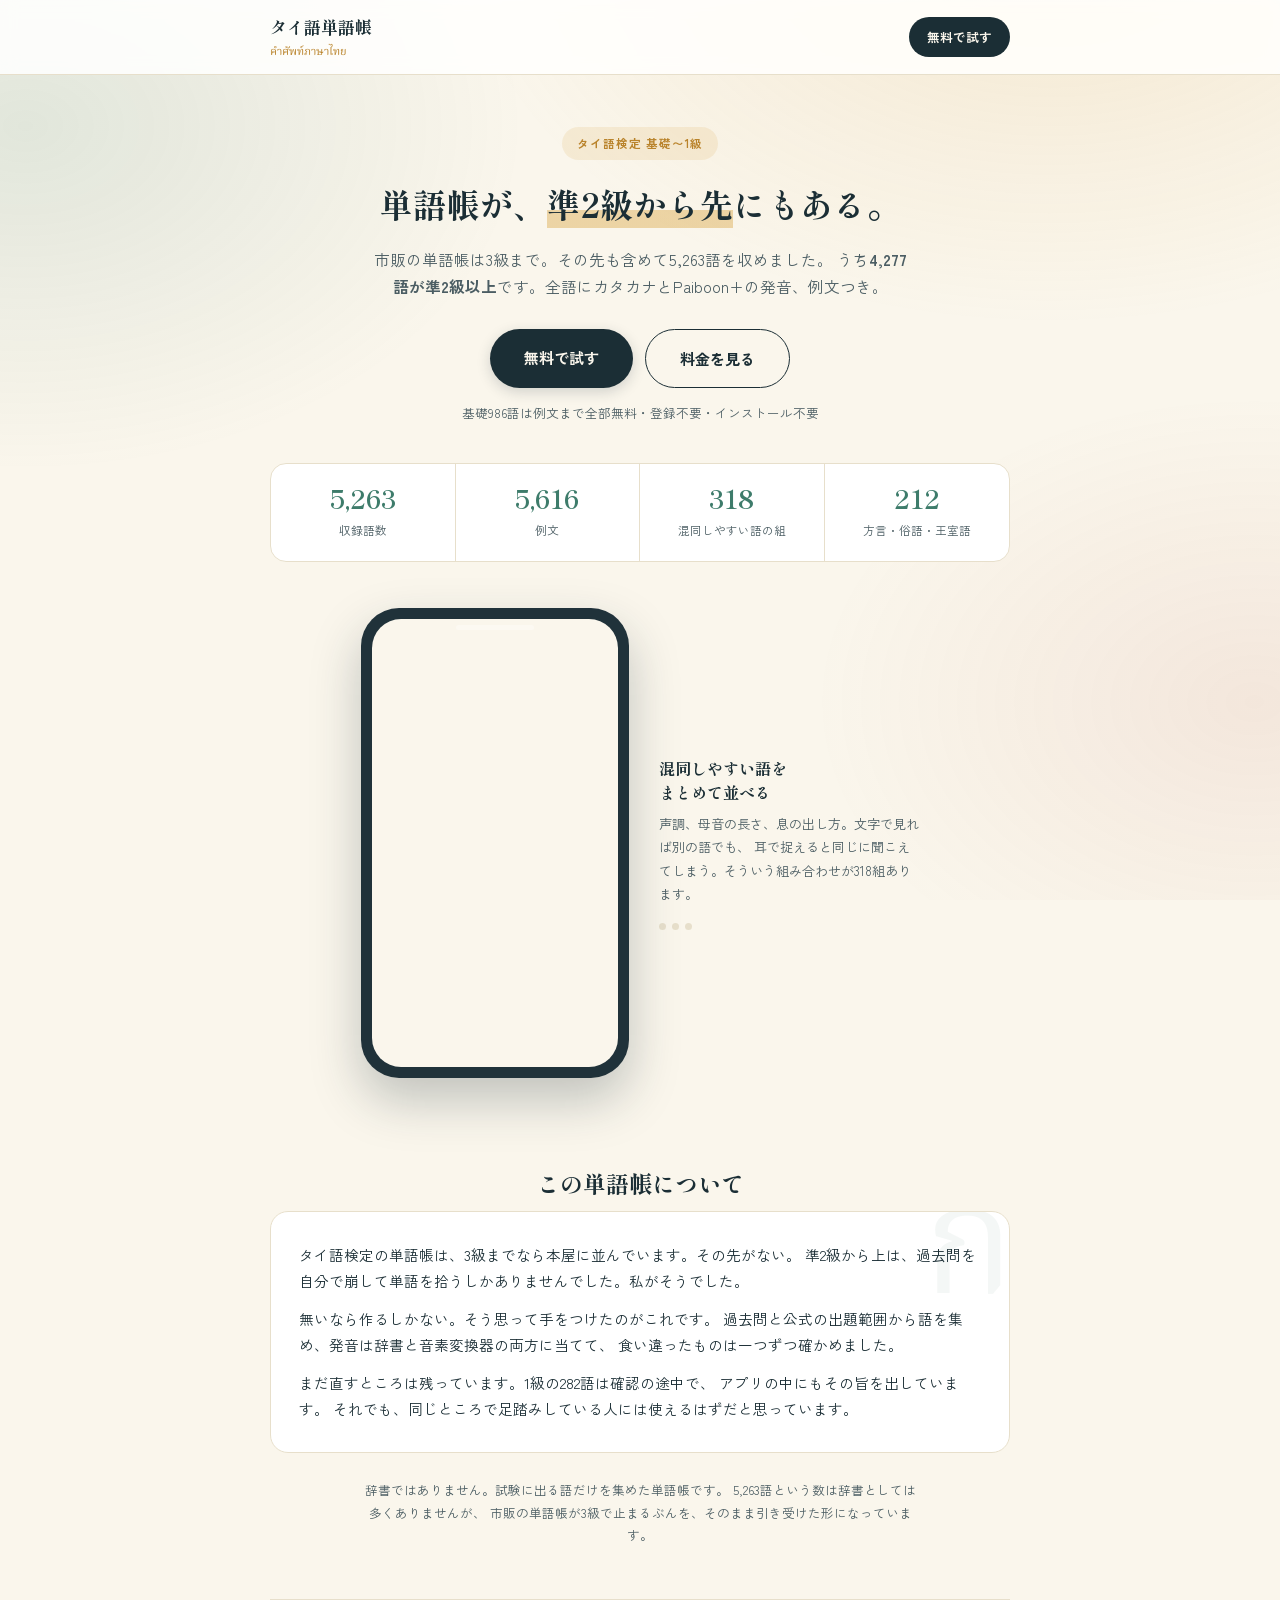
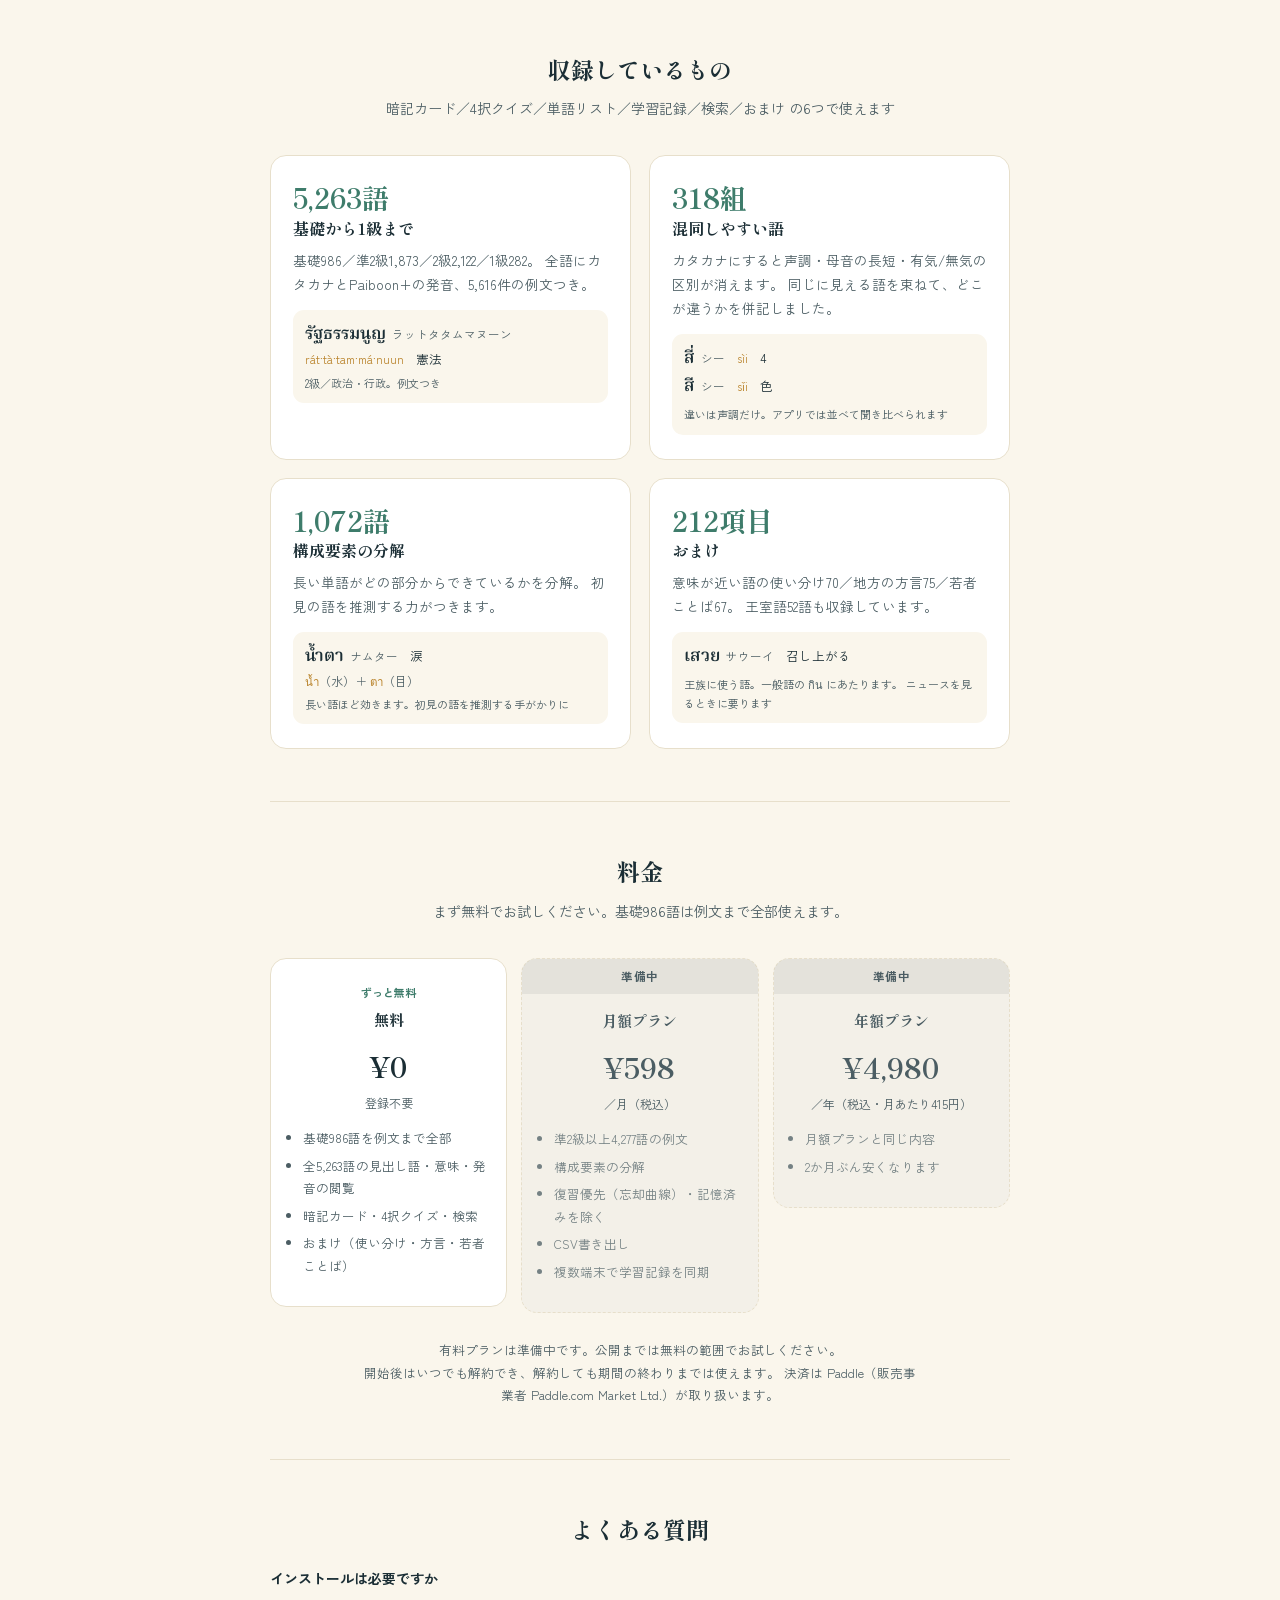
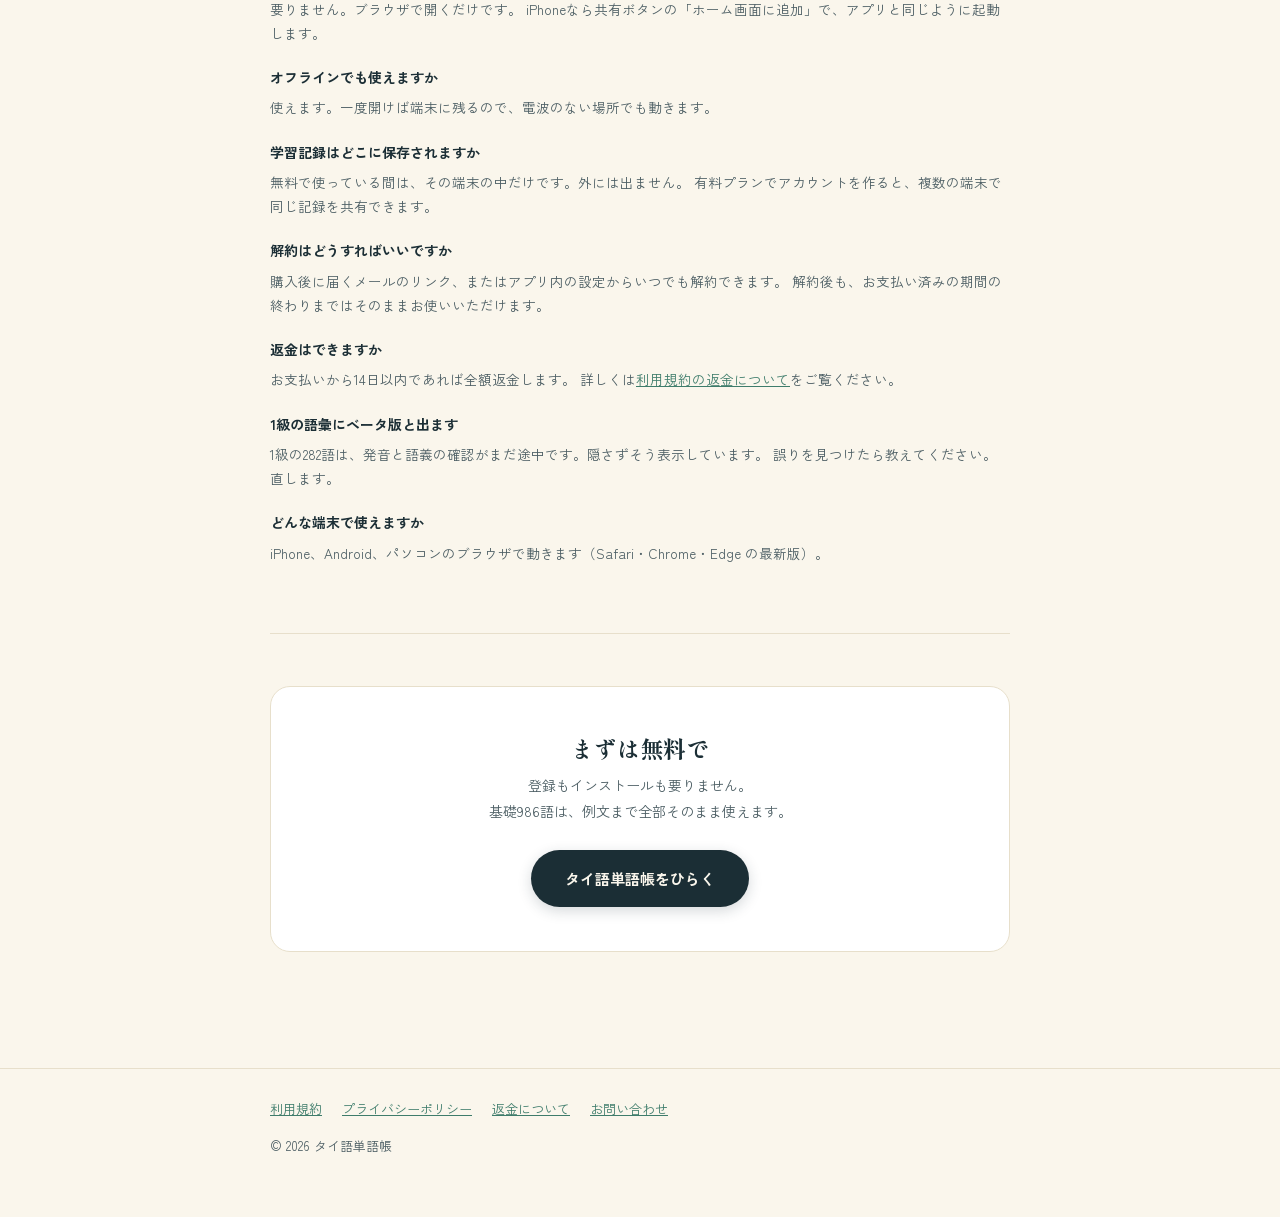
<file: index.html>
<!doctype html><html lang="ja"><head>
<meta charset="utf-8"><meta name="viewport" content="width=device-width,initial-scale=1">
<title>タイ語単語帳 — タイ語検定 基礎〜1級の単語帳アプリ</title>
<meta name="description" content="タイ語検定(実用タイ語検定試験)対策の単語帳アプリ。基礎から1級まで5,263語。全語にカタカナとPaiboon+発音、例文つき。基礎986語は無料。">
<link rel="preconnect" href="https://fonts.googleapis.com">
<link href="https://fonts.googleapis.com/css2?family=Noto+Serif+Thai:wght@400;600&family=Shippori+Mincho:wght@700&family=Zen+Kaku+Gothic+New:wght@400;700&display=swap" rel="stylesheet">
<link rel="stylesheet" href="shared.css">
<style>
/* ---- 背景の装飾。タイ文字をうっすら敷いて紙面に表情を出す ---- */
body{position:relative;overflow-x:hidden;}
body::before{content:"";position:fixed;inset:0;z-index:-1;pointer-events:none;
  background:
    radial-gradient(60rem 40rem at 82% -8%, rgba(217,164,65,.16), transparent 62%),
    radial-gradient(52rem 36rem at 2% 14%, rgba(62,124,107,.13), transparent 60%),
    radial-gradient(46rem 32rem at 98% 78%, rgba(181,83,60,.09), transparent 60%);}

.hero{padding:52px 0 36px;text-align:center;position:relative;}
.eyebrow{display:inline-block;font-size:11.5px;font-weight:700;letter-spacing:.09em;
  color:var(--gold-deep);background:rgba(217,164,65,.14);border-radius:999px;
  padding:6px 15px;margin-bottom:20px;}
.hero h1{font-size:33px;margin:0 0 16px;letter-spacing:.01em;}
.hero h1 em{font-style:normal;background:linear-gradient(transparent 62%, rgba(217,164,65,.42) 62%);}
.hero .lead{font-size:15.5px;color:var(--ink-soft);margin:0 auto 28px;max-width:540px;}
.hero .cta{display:flex;gap:12px;justify-content:center;flex-wrap:wrap;}
.hero .note{font-size:12.5px;color:var(--ink-soft);margin-top:14px;}

/* ---- 数字の帯 ---- */
.stats{display:flex;justify-content:center;gap:0;flex-wrap:wrap;margin:38px 0 0;
  background:var(--panel);border:1px solid var(--line);border-radius:16px;overflow:hidden;}
.stat{flex:1 1 150px;padding:18px 10px;text-align:center;border-right:1px solid var(--line);}
.stat:last-child{border-right:none;}
.stat b{display:block;font-family:'Shippori Mincho',serif;font-size:25px;color:var(--jade);line-height:1.3;}
.stat span{font-size:11.5px;color:var(--ink-soft);}

/* ---- 実機デモ（自動で画面が切り替わる） ---- */
.demo{display:flex;gap:30px;align-items:center;justify-content:center;flex-wrap:wrap;margin:46px 0 0;}
.device{position:relative;width:268px;height:470px;border-radius:38px;background:#20323a;
  padding:11px;box-shadow:0 22px 50px rgba(27,46,53,.26);flex:0 0 auto;}
.device::after{content:"";position:absolute;left:50%;transform:translateX(-50%);top:17px;
  width:78px;height:5px;border-radius:99px;background:rgba(255,255,255,.3);}
.screen{position:relative;width:100%;height:100%;border-radius:29px;background:var(--bg);
  overflow:hidden;}
.scene{position:absolute;inset:0;padding:34px 15px 15px;opacity:0;transform:translateY(8px);
  animation:cyc 15s infinite;}
.scene:nth-child(1){animation-delay:0s;}
.scene:nth-child(2){animation-delay:5s;}
.scene:nth-child(3){animation-delay:10s;}
@keyframes cyc{
  0%{opacity:0;transform:translateY(8px);} 3%,30%{opacity:1;transform:translateY(0);}
  34%,100%{opacity:0;transform:translateY(-8px);}}
@media (prefers-reduced-motion:reduce){
  .scene{animation:none;opacity:0;} .scene:nth-child(1){opacity:1;}}
.sc-tag{font-size:9.5px;font-weight:700;color:var(--gold-deep);margin-bottom:9px;}
.sc-word{text-align:center;padding:12px 0 8px;}
.sc-word .th{font-family:'Noto Serif Thai',serif;font-size:33px;font-weight:600;}
.sc-word .kn{font-size:12px;color:var(--ink-soft);margin-top:4px;}
.sc-word .pb{font-size:12.5px;color:var(--gold-deep);}
.sc-word .mn{font-size:13px;margin-top:7px;}
.sc-row{background:var(--panel);border:1px solid var(--line);border-radius:11px;
  padding:8px 10px;margin-top:7px;font-size:11px;line-height:1.55;}
.sc-row b{font-family:'Noto Serif Thai',serif;font-size:14.5px;font-weight:600;}
.sc-row .wy{color:var(--clay);font-size:9.5px;margin-left:5px;}
.sc-row .mini{color:var(--ink-soft);font-size:10.5px;}
.sc-ch{background:var(--panel);border:1px solid var(--line);border-radius:11px;
  padding:10px 12px;margin-top:7px;font-size:12px;}
.sc-ch.on{border-color:var(--jade);background:rgba(62,124,107,.08);font-weight:700;}
.demo-cap{max-width:260px;text-align:left;}
.demo-cap h3{font-size:16px;margin:0 0 8px;}
.demo-cap p{font-size:13px;color:var(--ink-soft);margin:0 0 18px;}
.demo-cap .dots{display:flex;gap:6px;}
.demo-cap .dots i{width:7px;height:7px;border-radius:99px;background:var(--line);display:block;}

section{padding:52px 0;}
section + section{border-top:1px solid var(--line);}
h2{font-size:23px;text-align:center;margin:0 0 10px;}
.sub{text-align:center;color:var(--ink-soft);font-size:14px;margin:0 0 34px;}
.feat{display:grid;grid-template-columns:1fr 1fr;gap:18px;}
.card{background:var(--panel);border:1px solid var(--line);border-radius:16px;padding:24px 22px;
  transition:transform .18s, box-shadow .18s;}
.card:hover{transform:translateY(-3px);box-shadow:0 10px 26px rgba(27,46,53,.09);}
.card h3{font-size:16px;margin:0 0 8px;}
.card p{font-size:13.5px;color:var(--ink-soft);margin:0;}
.card .num{font-size:27px;font-weight:700;color:var(--jade);font-family:'Shippori Mincho',serif;line-height:1.3;}
.card .ex{margin-top:14px;padding:11px 12px;background:var(--bg);border-radius:11px;
  font-size:12px;color:var(--ink-soft);line-height:1.65;}
.card .ex .th{font-family:'Noto Serif Thai',serif;font-size:17px;color:var(--ink);font-weight:600;}
.card .ex .rd{color:var(--ink-soft);font-size:11.5px;margin-left:6px;}
.card .ex .pb{color:var(--gold-deep);font-size:11.5px;}
.card .ex .mn{color:var(--ink);font-size:12.5px;}
.card .ex .nt{display:block;margin-top:4px;font-size:11px;}

.why{background:var(--panel);border:1px solid var(--line);border-radius:18px;padding:30px 28px;
  position:relative;overflow:hidden;}
.why::before{content:"ก";position:absolute;right:-6px;top:-34px;font-family:'Noto Serif Thai',serif;
  font-size:150px;color:rgba(62,124,107,.06);line-height:1;}
.why p{font-size:14.5px;margin:0 0 12px;position:relative;}
.why p:last-child{margin:0;}

.plans{display:grid;grid-template-columns:1fr 1fr 1fr;gap:14px;align-items:start;}
.plan{background:var(--panel);border:1px solid var(--line);border-radius:16px;padding:24px 18px;text-align:center;}
.plan.pick{border:2px solid var(--jade);box-shadow:0 10px 28px rgba(62,124,107,.14);}
/* まだ売っていないプランは全体を沈ませる。どこが準備中か一目で分かるように */
.plan.soon-plan{position:relative;background:#F3F0E8;border-style:dashed;}
.plan.soon-plan .yen,.plan.soon-plan h3{color:var(--ink-soft);}
.plan.soon-plan ul{opacity:.75;}
.plan.soon-plan .ribbon{display:block;margin:-24px -18px 16px;padding:7px;
  background:rgba(27,46,53,.07);border-radius:14px 14px 0 0;
  font-size:11.5px;font-weight:700;color:var(--ink-soft);letter-spacing:.04em;}
.plan .tag{font-size:11px;color:var(--jade);font-weight:700;}
.plan h3{font-size:15px;margin:6px 0 10px;}
.plan .yen{font-size:28px;font-weight:700;font-family:'Shippori Mincho',serif;}
.plan .per{font-size:12px;color:var(--ink-soft);}
.plan ul{text-align:left;font-size:12.5px;padding-left:1.1em;margin:14px 0 0;color:var(--ink-soft);}
.plan li{margin-bottom:5px;}
.note-line{text-align:center;font-size:12.5px;color:var(--ink-soft);margin:26px auto 0;max-width:560px;}

.faq dt{font-weight:700;font-size:14px;margin-top:20px;}
.faq dd{margin:5px 0 0;font-size:13.5px;color:var(--ink-soft);}
.final{text-align:center;background:var(--panel);border:1px solid var(--line);
  border-radius:20px;padding:44px 24px;}
@media(max-width:700px){
  .hero h1{font-size:25px;} .feat,.plans{grid-template-columns:1fr;}
  .demo{gap:22px;} .demo-cap{max-width:none;text-align:center;}
  .demo-cap .dots{justify-content:center;}
  .stat{flex:1 1 44%;border-bottom:1px solid var(--line);}
  .head-cta{display:none;}
}
</style></head><body>

<header class="site-head"><div class="wrap">
  <a class="logo" href="./">タイ語単語帳<small>คำศัพท์ภาษาไทย</small></a>
  <a class="head-cta" href="./app.html">無料で試す</a>
</div></header>

<div class="wrap">

<div class="hero">
  <span class="eyebrow">タイ語検定 基礎〜1級</span>
  <h1>単語帳が、<em>準2級から先</em>にもある。</h1>
  <p class="lead">市販の単語帳は3級まで。その先も含めて5,263語を収めました。
    うち<b>4,277語が準2級以上</b>です。全語にカタカナとPaiboon+の発音、例文つき。</p>
  <div class="cta">
    <a class="btn" href="./app.html">無料で試す</a>
    <a class="btn ghost" href="#plans">料金を見る</a>
  </div>
  <p class="note">基礎986語は例文まで全部無料・登録不要・インストール不要</p>

  <div class="stats">
    <div class="stat"><b>5,263</b><span>収録語数</span></div>
    <div class="stat"><b>5,616</b><span>例文</span></div>
    <div class="stat"><b>318</b><span>混同しやすい語の組</span></div>
    <div class="stat"><b>212</b><span>方言・俗語・王室語</span></div>
  </div>

  <div class="demo">
    <div class="device"><div class="screen">

      <div class="scene">
        <div class="sc-tag">混同しやすい語</div>
        <div class="sc-word">
          <div class="th">ปู</div><div class="kn">プー</div>
          <div class="pb">bpuu</div><div class="mn">カニ</div>
        </div>
        <div class="sc-row"><b>ปู่</b> プー<span class="wy">声調ちがい</span><br>
          <span class="mini">bpùu　父方祖父</span></div>
        <div class="sc-row"><b>หู</b> フー<span class="wy">子音が近い</span><br>
          <span class="mini">hǔu　耳</span></div>
        <div class="sc-row"><b>เบอร์</b> ブー<span class="wy">子音が近い</span><br>
          <span class="mini">bəə　数・番号</span></div>
      </div>

      <div class="scene">
        <div class="sc-tag">4択クイズ・10問</div>
        <div class="sc-word" style="padding-bottom:4px">
          <div class="th" style="font-size:27px">เศรษฐกิจ</div>
        </div>
        <div class="sc-ch">政策</div>
        <div class="sc-ch on">経済</div>
        <div class="sc-ch">憲法</div>
        <div class="sc-ch">世論</div>
        <div class="sc-row" style="margin-top:11px">
          <span class="mini">sèet·tà·gìt　セートタギット</span></div>
      </div>

      <div class="scene">
        <div class="sc-tag">おまけ・方言</div>
        <div class="sc-row"><span class="mini">東北（イサーン）</span><br>
          <b>แซ่บ</b> セープ<br><span class="mini">おいしい</span></div>
        <div class="sc-row"><span class="mini">標準タイ語</span><br>
          <b>อร่อย</b> アロイ<br><span class="mini">àrɔ̀i</span></div>
        <div class="sc-row"><span class="mini">東北（イサーン）</span><br>
          <b>ฮัก</b> ハック<br><span class="mini">愛する　標準語 รัก</span></div>
      </div>

    </div></div>
    <div class="demo-cap">
      <h3>混同しやすい語を<br>まとめて並べる</h3>
      <p>声調、母音の長さ、息の出し方。文字で見れば別の語でも、
        耳で捉えると同じに聞こえてしまう。そういう組み合わせが318組あります。</p>
      <div class="dots"><i></i><i></i><i></i></div>
    </div>
  </div>
</div>

<section>
  <h2>この単語帳について</h2>
  <div class="why">
    <p>タイ語検定の単語帳は、3級までなら本屋に並んでいます。その先がない。
      準2級から上は、過去問を自分で崩して単語を拾うしかありませんでした。私がそうでした。</p>
    <p>無いなら作るしかない。そう思って手をつけたのがこれです。
      過去問と公式の出題範囲から語を集め、発音は辞書と音素変換器の両方に当てて、
      食い違ったものは一つずつ確かめました。</p>
    <p>まだ直すところは残っています。1級の282語は確認の途中で、
      アプリの中にもその旨を出しています。
      それでも、同じところで足踏みしている人には使えるはずだと思っています。</p>
  </div>
  <p class="note-line">辞書ではありません。試験に出る語だけを集めた単語帳です。
    5,263語という数は辞書としては多くありませんが、
    市販の単語帳が3級で止まるぶんを、そのまま引き受けた形になっています。</p>
</section>

<section>
  <h2>収録しているもの</h2>
  <p class="sub">暗記カード／4択クイズ／単語リスト／学習記録／検索／おまけ の6つで使えます</p>
  <div class="feat">
    <div class="card">
      <div class="num">5,263語</div>
      <h3>基礎から1級まで</h3>
      <p>基礎986／準2級1,873／2級2,122／1級282。
        全語にカタカナとPaiboon+の発音、5,616件の例文つき。</p>
      <div class="ex">
        <span class="th">รัฐธรรมนูญ</span><span class="rd">ラットタタムマヌーン</span><br>
        <span class="pb">rát·tà·tam·má·nuun</span>　<span class="mn">憲法</span>
        <span class="nt">2級／政治・行政。例文つき</span></div>
    </div>
    <div class="card">
      <div class="num">318組</div>
      <h3>混同しやすい語</h3>
      <p>カタカナにすると声調・母音の長短・有気/無気の区別が消えます。
        同じに見える語を束ねて、どこが違うかを併記しました。</p>
      <div class="ex">
        <span class="th">สี่</span><span class="rd">シー</span>　<span class="pb">sìi</span>　<span class="mn">4</span><br>
        <span class="th">สี</span><span class="rd">シー</span>　<span class="pb">sǐi</span>　<span class="mn">色</span>
        <span class="nt">違いは声調だけ。アプリでは並べて聞き比べられます</span></div>
    </div>
    <div class="card">
      <div class="num">1,072語</div>
      <h3>構成要素の分解</h3>
      <p>長い単語がどの部分からできているかを分解。
        初見の語を推測する力がつきます。</p>
      <div class="ex">
        <span class="th">น้ำตา</span><span class="rd">ナムター</span>　<span class="mn">涙</span><br>
        <span class="pb">น้ำ</span>（水）＋ <span class="pb">ตา</span>（目）
        <span class="nt">長い語ほど効きます。初見の語を推測する手がかりに</span></div>
    </div>
    <div class="card">
      <div class="num">212項目</div>
      <h3>おまけ</h3>
      <p>意味が近い語の使い分け70／地方の方言75／若者ことば67。
        王室語52語も収録しています。</p>
      <div class="ex">
        <span class="th">เสวย</span><span class="rd">サウーイ</span>　<span class="mn">召し上がる</span><br>
        <span class="nt">王族に使う語。一般語の กิน にあたります。
          ニュースを見るときに要ります</span></div>
    </div>
  </div>
</section>

<section id="plans">
  <h2>料金</h2>
  <p class="sub">まず無料でお試しください。基礎986語は例文まで全部使えます。</p>
  <div class="plans">
    <div class="plan">
      <div class="tag">ずっと無料</div>
      <h3>無料</h3>
      <div class="yen">¥0</div>
      <div class="per">登録不要</div>
      <ul>
        <li>基礎986語を例文まで全部</li>
        <li>全5,263語の見出し語・意味・発音の閲覧</li>
        <li>暗記カード・4択クイズ・検索</li>
        <li>おまけ（使い分け・方言・若者ことば）</li>
      </ul>
    </div>
    <div class="plan soon-plan">
      <span class="ribbon">準備中</span>
      <h3>月額プラン</h3>
      <div class="yen">¥598</div>
      <div class="per">／月（税込）</div>
      <ul>
        <li>準2級以上4,277語の例文</li>
        <li>構成要素の分解</li>
        <li>復習優先（忘却曲線）・記憶済みを除く</li>
        <li>CSV書き出し</li>
        <li>複数端末で学習記録を同期</li>
      </ul>
    </div>
    <div class="plan soon-plan">
      <span class="ribbon">準備中</span>
      <h3>年額プラン</h3>
      <div class="yen">¥4,980</div>
      <div class="per">／年（税込・月あたり415円）</div>
      <ul>
        <li>月額プランと同じ内容</li>
        <li>2か月ぶん安くなります</li>
      </ul>
    </div>
  </div>
  <p class="note-line">有料プランは準備中です。公開までは無料の範囲でお試しください。<br>
    開始後はいつでも解約でき、解約しても期間の終わりまでは使えます。
    決済は Paddle（販売事業者 Paddle.com Market Ltd.）が取り扱います。</p>
</section>

<section>
  <h2>よくある質問</h2>
  <dl class="faq">
    <dt>インストールは必要ですか</dt>
    <dd>要りません。ブラウザで開くだけです。
      iPhoneなら共有ボタンの「ホーム画面に追加」で、アプリと同じように起動します。</dd>

    <dt>オフラインでも使えますか</dt>
    <dd>使えます。一度開けば端末に残るので、電波のない場所でも動きます。</dd>

    <dt>学習記録はどこに保存されますか</dt>
    <dd>無料で使っている間は、その端末の中だけです。外には出ません。
      有料プランでアカウントを作ると、複数の端末で同じ記録を共有できます。</dd>

    <dt>解約はどうすればいいですか</dt>
    <dd>購入後に届くメールのリンク、またはアプリ内の設定からいつでも解約できます。
      解約後も、お支払い済みの期間の終わりまではそのままお使いいただけます。</dd>

    <dt>返金はできますか</dt>
    <dd>お支払いから14日以内であれば全額返金します。
      詳しくは<a href="./terms.html#refund">利用規約の返金について</a>をご覧ください。</dd>

    <dt>1級の語彙にベータ版と出ます</dt>
    <dd>1級の282語は、発音と語義の確認がまだ途中です。隠さずそう表示しています。
      誤りを見つけたら教えてください。直します。</dd>

    <dt>どんな端末で使えますか</dt>
    <dd>iPhone、Android、パソコンのブラウザで動きます（Safari・Chrome・Edge の最新版）。</dd>
  </dl>
</section>

<section>
  <div class="final">
    <h2 style="margin-bottom:8px">まずは無料で</h2>
    <p class="sub" style="margin-bottom:26px">登録もインストールも要りません。<br>
      基礎986語は、例文まで全部そのまま使えます。</p>
    <a class="btn" href="./app.html">タイ語単語帳をひらく</a>
  </div>
</section>

</div>

<footer class="site-foot"><div class="wrap">
  <a href="./terms.html">利用規約</a>
  <a href="./privacy.html">プライバシーポリシー</a>
  <a href="./terms.html#refund">返金について</a>
  <a href="mailto:thaivocabmid@gmail.com">お問い合わせ</a>
  <p style="margin-top:14px">© 2026 タイ語単語帳</p>
</div></footer>
</body></html>
</file>
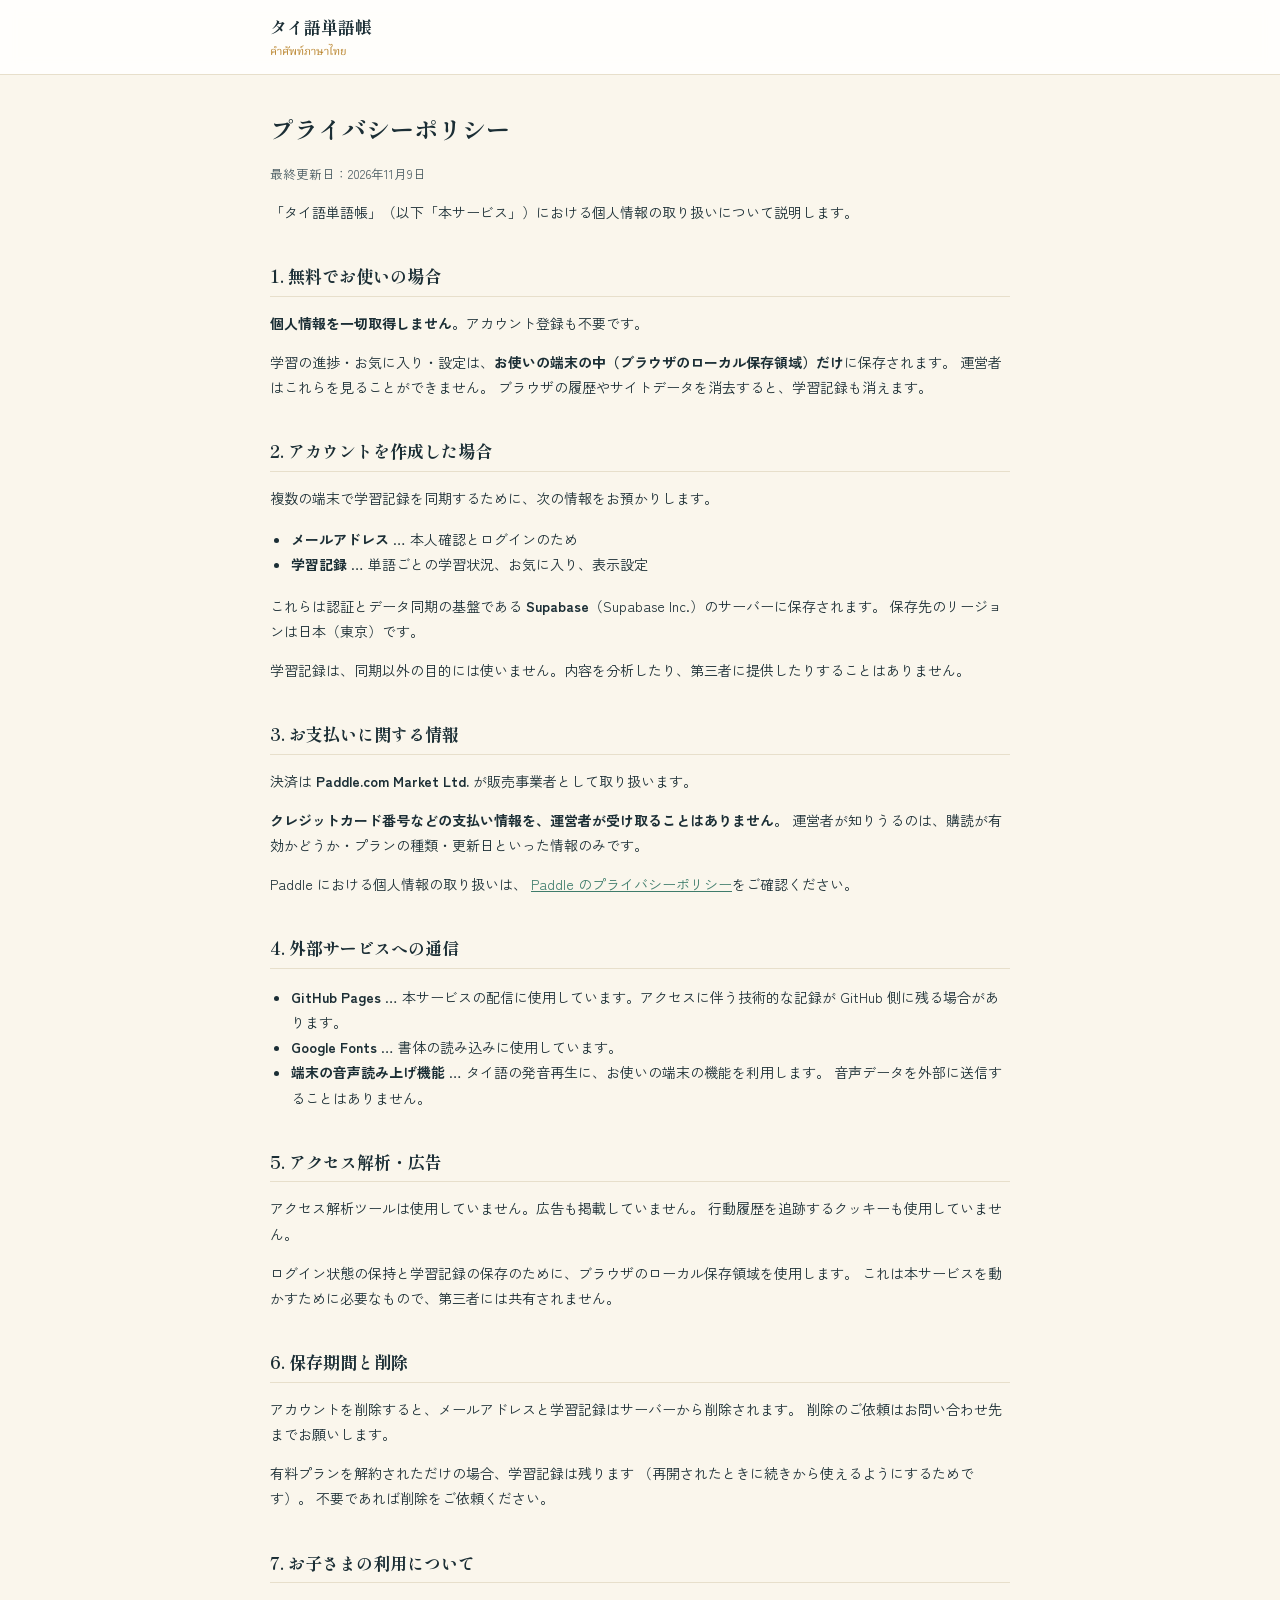
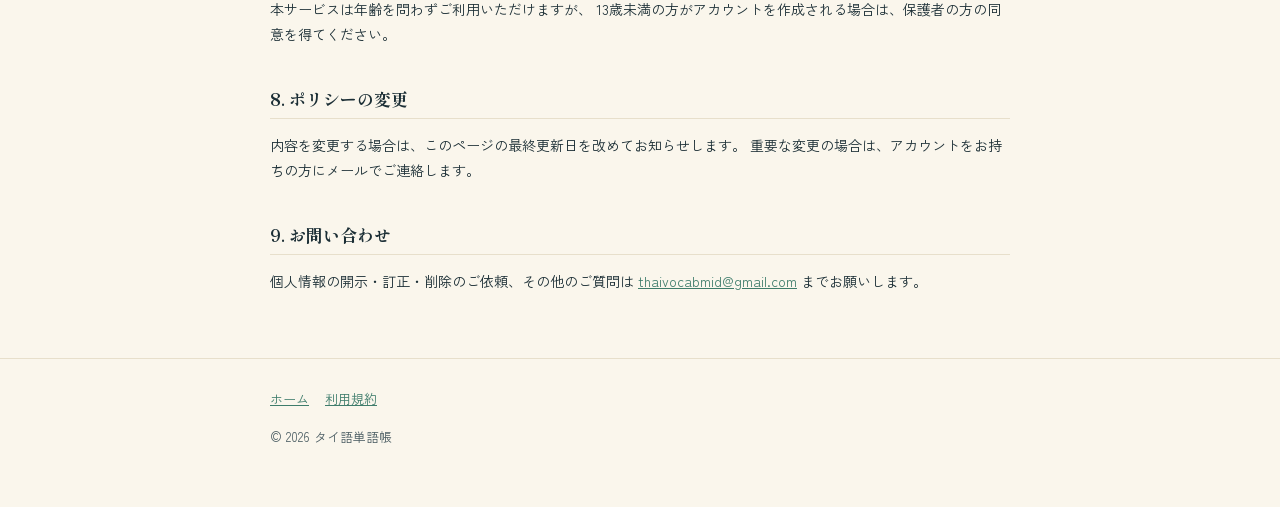
<file: privacy.html>
<!doctype html><html lang="ja"><head>
<meta charset="utf-8"><meta name="viewport" content="width=device-width,initial-scale=1">
<title>プライバシーポリシー — タイ語単語帳</title><meta name="robots" content="noindex">
<link rel="preconnect" href="https://fonts.googleapis.com">
<link href="https://fonts.googleapis.com/css2?family=Noto+Serif+Thai:wght@400&family=Shippori+Mincho:wght@700&family=Zen+Kaku+Gothic+New:wght@400;700&display=swap" rel="stylesheet">
<link rel="stylesheet" href="shared.css">
</head><body>
<header class="site-head"><div class="wrap">
  <a class="logo" href="./">タイ語単語帳<small>คำศัพท์ภาษาไทย</small></a>
</div></header>
<div class="wrap doc">
<h1 style="font-size:24px;margin-top:36px">プライバシーポリシー</h1>
<p class="meta">最終更新日：2026年11月9日</p>

<p>「タイ語単語帳」（以下「本サービス」）における個人情報の取り扱いについて説明します。</p>

<h2>1. 無料でお使いの場合</h2>
<p><b>個人情報を一切取得しません。</b>アカウント登録も不要です。</p>
<p>学習の進捗・お気に入り・設定は、<b>お使いの端末の中（ブラウザのローカル保存領域）だけ</b>に保存されます。
運営者はこれらを見ることができません。
ブラウザの履歴やサイトデータを消去すると、学習記録も消えます。</p>

<h2>2. アカウントを作成した場合</h2>
<p>複数の端末で学習記録を同期するために、次の情報をお預かりします。</p>
<ul>
  <li><b>メールアドレス</b> … 本人確認とログインのため</li>
  <li><b>学習記録</b> … 単語ごとの学習状況、お気に入り、表示設定</li>
</ul>
<p>これらは認証とデータ同期の基盤である <b>Supabase</b>（Supabase Inc.）のサーバーに保存されます。
保存先のリージョンは日本（東京）です。</p>
<p>学習記録は、同期以外の目的には使いません。内容を分析したり、第三者に提供したりすることはありません。</p>

<h2>3. お支払いに関する情報</h2>
<p>決済は <b>Paddle.com Market Ltd.</b> が販売事業者として取り扱います。</p>
<p><b>クレジットカード番号などの支払い情報を、運営者が受け取ることはありません。</b>
運営者が知りうるのは、購読が有効かどうか・プランの種類・更新日といった情報のみです。</p>
<p>Paddle における個人情報の取り扱いは、
<a href="https://www.paddle.com/legal/privacy" target="_blank" rel="noopener">Paddle のプライバシーポリシー</a>をご確認ください。</p>

<h2>4. 外部サービスへの通信</h2>
<ul>
  <li><b>GitHub Pages</b> … 本サービスの配信に使用しています。アクセスに伴う技術的な記録が
      GitHub 側に残る場合があります。</li>
  <li><b>Google Fonts</b> … 書体の読み込みに使用しています。</li>
  <li><b>端末の音声読み上げ機能</b> … タイ語の発音再生に、お使いの端末の機能を利用します。
      音声データを外部に送信することはありません。</li>
</ul>

<h2>5. アクセス解析・広告</h2>
<p>アクセス解析ツールは使用していません。広告も掲載していません。
行動履歴を追跡するクッキーも使用していません。</p>
<p>ログイン状態の保持と学習記録の保存のために、ブラウザのローカル保存領域を使用します。
これは本サービスを動かすために必要なもので、第三者には共有されません。</p>

<h2>6. 保存期間と削除</h2>
<p>アカウントを削除すると、メールアドレスと学習記録はサーバーから削除されます。
削除のご依頼はお問い合わせ先までお願いします。</p>
<p>有料プランを解約されただけの場合、学習記録は残ります
（再開されたときに続きから使えるようにするためです）。
不要であれば削除をご依頼ください。</p>

<h2>7. お子さまの利用について</h2>
<p>本サービスは年齢を問わずご利用いただけますが、
13歳未満の方がアカウントを作成される場合は、保護者の方の同意を得てください。</p>

<h2>8. ポリシーの変更</h2>
<p>内容を変更する場合は、このページの最終更新日を改めてお知らせします。
重要な変更の場合は、アカウントをお持ちの方にメールでご連絡します。</p>

<h2>9. お問い合わせ</h2>
<p>個人情報の開示・訂正・削除のご依頼、その他のご質問は
<a href="mailto:thaivocabmid@gmail.com">thaivocabmid@gmail.com</a> までお願いします。</p>
</div>
<footer class="site-foot"><div class="wrap">
  <a href="./">ホーム</a><a href="./terms.html">利用規約</a>
  <p style="margin-top:14px">© 2026 タイ語単語帳</p>
</div></footer>
</body></html>
</file>
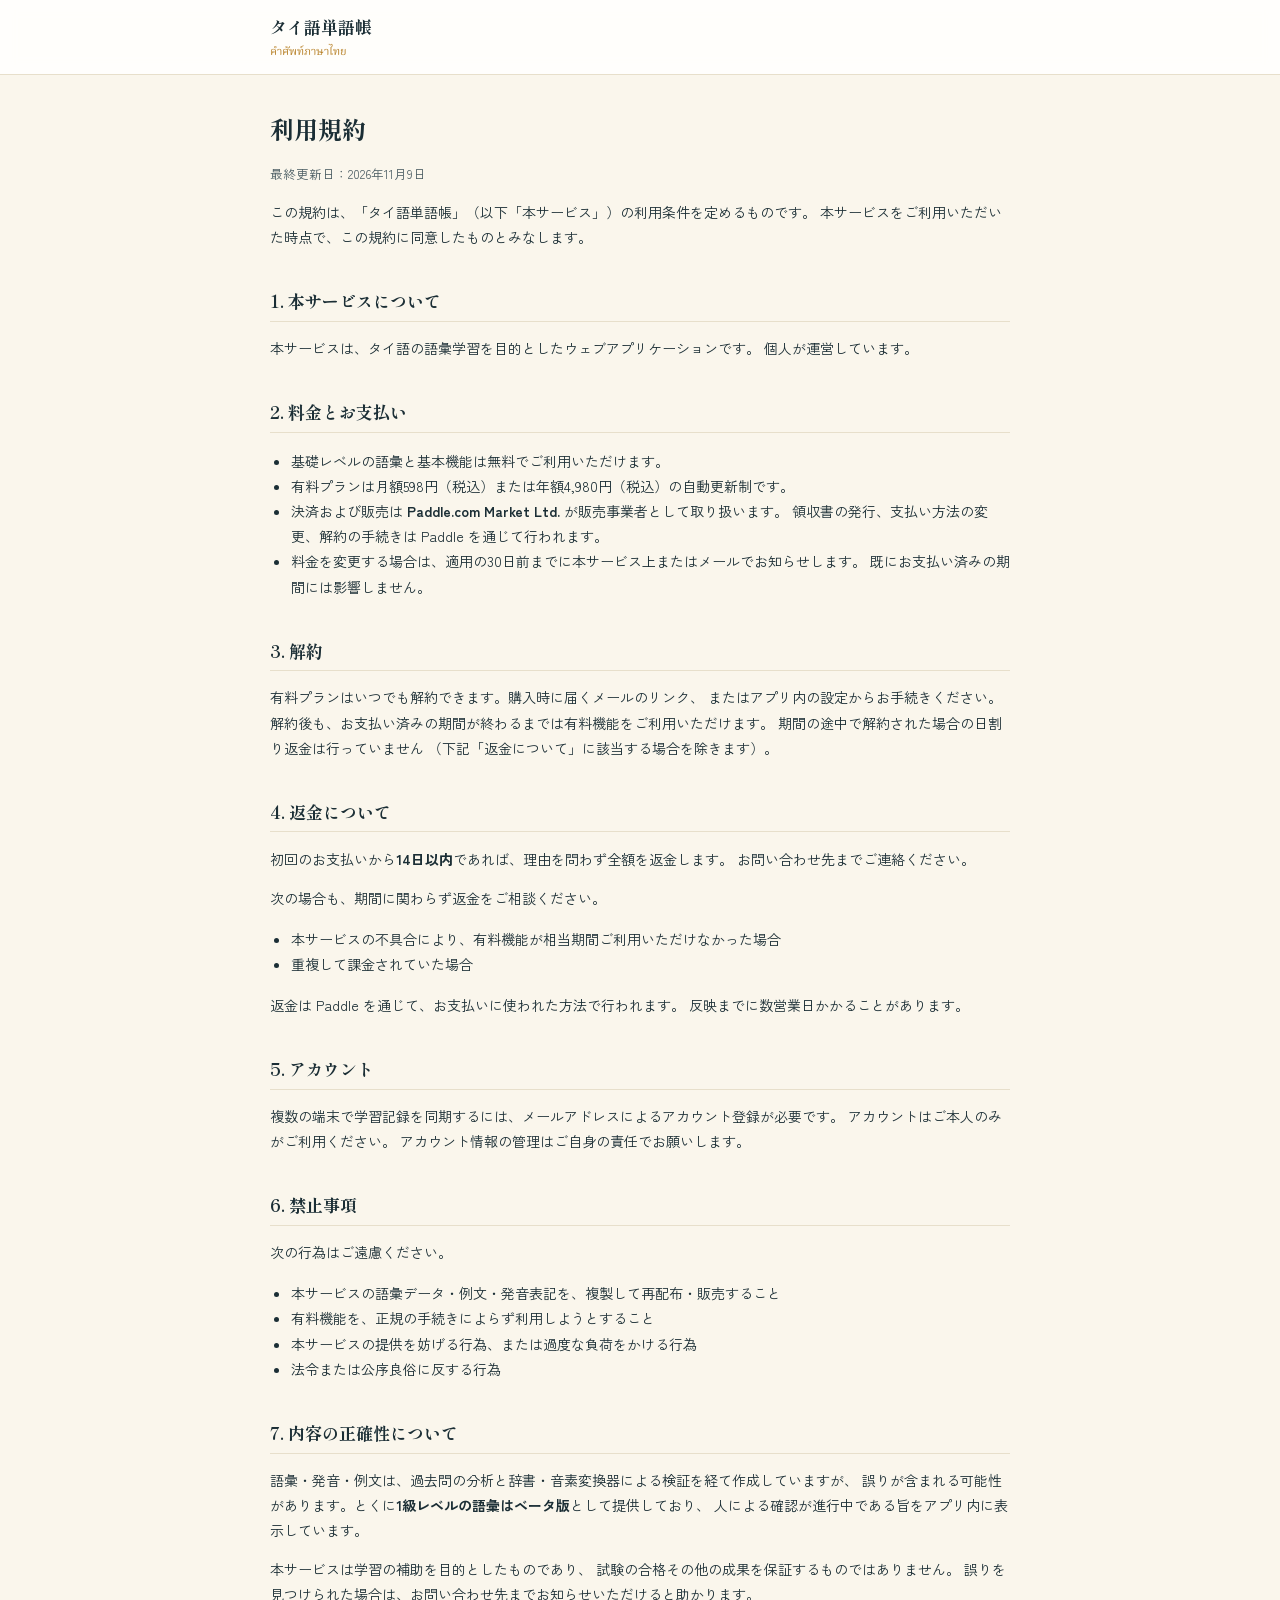
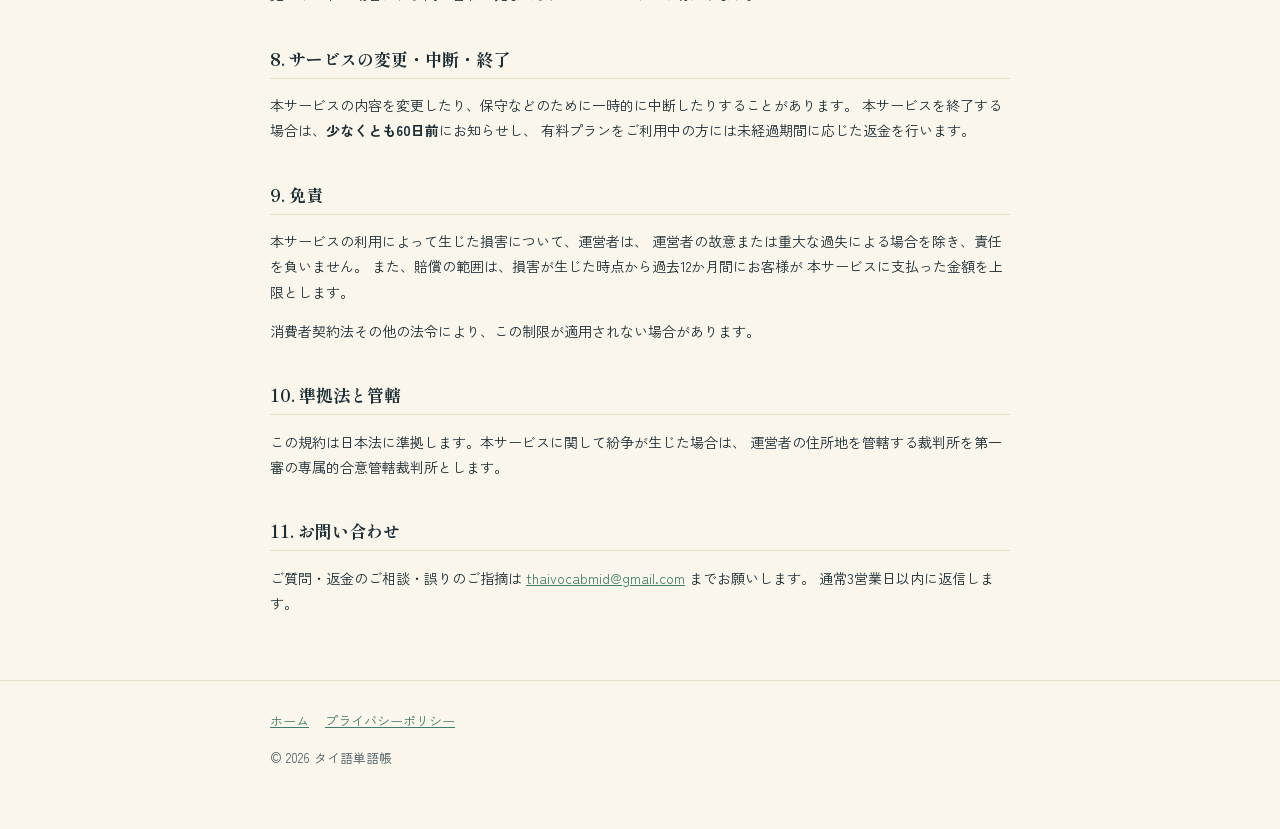
<file: terms.html>
<!doctype html><html lang="ja"><head>
<meta charset="utf-8"><meta name="viewport" content="width=device-width,initial-scale=1">
<title>利用規約 — タイ語単語帳</title><meta name="robots" content="noindex">
<link rel="preconnect" href="https://fonts.googleapis.com">
<link href="https://fonts.googleapis.com/css2?family=Noto+Serif+Thai:wght@400&family=Shippori+Mincho:wght@700&family=Zen+Kaku+Gothic+New:wght@400;700&display=swap" rel="stylesheet">
<link rel="stylesheet" href="shared.css">
</head><body>
<header class="site-head"><div class="wrap">
  <a class="logo" href="./">タイ語単語帳<small>คำศัพท์ภาษาไทย</small></a>
</div></header>
<div class="wrap doc">
<h1 style="font-size:24px;margin-top:36px">利用規約</h1>
<p class="meta">最終更新日：2026年11月9日</p>

<p>この規約は、「タイ語単語帳」（以下「本サービス」）の利用条件を定めるものです。
本サービスをご利用いただいた時点で、この規約に同意したものとみなします。</p>

<h2>1. 本サービスについて</h2>
<p>本サービスは、タイ語の語彙学習を目的としたウェブアプリケーションです。
個人が運営しています。</p>

<h2>2. 料金とお支払い</h2>
<ul>
  <li>基礎レベルの語彙と基本機能は無料でご利用いただけます。</li>
  <li>有料プランは月額598円（税込）または年額4,980円（税込）の自動更新制です。</li>
  <li>決済および販売は <b>Paddle.com Market Ltd.</b> が販売事業者として取り扱います。
      領収書の発行、支払い方法の変更、解約の手続きは Paddle を通じて行われます。</li>
  <li>料金を変更する場合は、適用の30日前までに本サービス上またはメールでお知らせします。
      既にお支払い済みの期間には影響しません。</li>
</ul>

<h2>3. 解約</h2>
<p>有料プランはいつでも解約できます。購入時に届くメールのリンク、
またはアプリ内の設定からお手続きください。
解約後も、お支払い済みの期間が終わるまでは有料機能をご利用いただけます。
期間の途中で解約された場合の日割り返金は行っていません
（下記「返金について」に該当する場合を除きます）。</p>

<h2 id="refund">4. 返金について</h2>
<p>初回のお支払いから<b>14日以内</b>であれば、理由を問わず全額を返金します。
お問い合わせ先までご連絡ください。</p>
<p>次の場合も、期間に関わらず返金をご相談ください。</p>
<ul>
  <li>本サービスの不具合により、有料機能が相当期間ご利用いただけなかった場合</li>
  <li>重複して課金されていた場合</li>
</ul>
<p>返金は Paddle を通じて、お支払いに使われた方法で行われます。
反映までに数営業日かかることがあります。</p>

<h2>5. アカウント</h2>
<p>複数の端末で学習記録を同期するには、メールアドレスによるアカウント登録が必要です。
アカウントはご本人のみがご利用ください。
アカウント情報の管理はご自身の責任でお願いします。</p>

<h2>6. 禁止事項</h2>
<p>次の行為はご遠慮ください。</p>
<ul>
  <li>本サービスの語彙データ・例文・発音表記を、複製して再配布・販売すること</li>
  <li>有料機能を、正規の手続きによらず利用しようとすること</li>
  <li>本サービスの提供を妨げる行為、または過度な負荷をかける行為</li>
  <li>法令または公序良俗に反する行為</li>
</ul>

<h2>7. 内容の正確性について</h2>
<p>語彙・発音・例文は、過去問の分析と辞書・音素変換器による検証を経て作成していますが、
誤りが含まれる可能性があります。とくに<b>1級レベルの語彙はベータ版</b>として提供しており、
人による確認が進行中である旨をアプリ内に表示しています。</p>
<p>本サービスは学習の補助を目的としたものであり、
試験の合格その他の成果を保証するものではありません。
誤りを見つけられた場合は、お問い合わせ先までお知らせいただけると助かります。</p>

<h2>8. サービスの変更・中断・終了</h2>
<p>本サービスの内容を変更したり、保守などのために一時的に中断したりすることがあります。
本サービスを終了する場合は、<b>少なくとも60日前</b>にお知らせし、
有料プランをご利用中の方には未経過期間に応じた返金を行います。</p>

<h2>9. 免責</h2>
<p>本サービスの利用によって生じた損害について、運営者は、
運営者の故意または重大な過失による場合を除き、責任を負いません。
また、賠償の範囲は、損害が生じた時点から過去12か月間にお客様が
本サービスに支払った金額を上限とします。</p>
<p>消費者契約法その他の法令により、この制限が適用されない場合があります。</p>

<h2>10. 準拠法と管轄</h2>
<p>この規約は日本法に準拠します。本サービスに関して紛争が生じた場合は、
運営者の住所地を管轄する裁判所を第一審の専属的合意管轄裁判所とします。</p>

<h2>11. お問い合わせ</h2>
<p>ご質問・返金のご相談・誤りのご指摘は <a href="mailto:thaivocabmid@gmail.com">thaivocabmid@gmail.com</a> までお願いします。
通常3営業日以内に返信します。</p>
</div>
<footer class="site-foot"><div class="wrap">
  <a href="./">ホーム</a><a href="./privacy.html">プライバシーポリシー</a>
  <p style="margin-top:14px">© 2026 タイ語単語帳</p>
</div></footer>
</body></html>
</file>
<file: shared.css>
/* LP・規約ページ共通。アプリ(app.html)と同じ配色トークンを使う。
   ※ ファイル名をアンダースコアで始めないこと。
     GitHub Pages(Jekyll)がアンダースコア始まりを配信せず、404になる。 */
:root{
  --ink:#1B2E35; --ink-soft:#4B5D63; --bg:#FAF6EC; --panel:#FFFFFF;
  --gold:#D9A441; --gold-deep:#B9832B; --jade:#3E7C6B; --clay:#B5533C;
  --line:#E7DFCB;
}
*{box-sizing:border-box;}
body{margin:0;background:var(--bg);color:var(--ink);line-height:1.8;
  font-family:'Zen Kaku Gothic New','Noto Sans JP',sans-serif;
  -webkit-text-size-adjust:100%;}
.wrap{max-width:780px;margin:0 auto;padding:0 20px;}
a{color:var(--jade);}
h1,h2,h3{font-family:'Shippori Mincho','Noto Serif JP',serif;line-height:1.5;}
.site-head{border-bottom:1px solid var(--line);background:rgba(255,255,255,.86);
  backdrop-filter:saturate(180%) blur(8px);position:sticky;top:0;z-index:20;}
.site-head .wrap{display:flex;align-items:center;gap:10px;padding-top:12px;padding-bottom:12px;}
.logo{font-family:'Shippori Mincho',serif;font-size:17px;font-weight:700;text-decoration:none;color:var(--ink);}
.logo small{display:block;font-family:'Noto Serif Thai',serif;font-size:11px;color:var(--gold-deep);font-weight:400;}
.head-cta{margin-left:auto;background:var(--ink);color:var(--bg);text-decoration:none;
  border-radius:999px;padding:9px 18px;font-size:12.5px;font-weight:700;}
.site-foot{border-top:1px solid var(--line);margin-top:64px;padding:28px 0 46px;font-size:13px;color:var(--ink-soft);}
.site-foot a{margin-right:16px;}
.btn{display:inline-block;background:var(--ink);color:var(--bg);text-decoration:none;
  border-radius:999px;padding:15px 34px;font-weight:700;font-size:15px;
  box-shadow:0 4px 14px rgba(27,46,53,.18);}
.btn.ghost{background:transparent;color:var(--ink);border:1px solid var(--ink);box-shadow:none;}
.doc h2{font-size:17px;margin-top:38px;padding-bottom:7px;border-bottom:1px solid var(--line);}
.doc h3{font-size:14.5px;margin-top:24px;}
.doc p,.doc li{font-size:14px;}
.doc ul{padding-left:1.3em;}
.doc .meta{font-size:12.5px;color:var(--ink-soft);}
</file>
